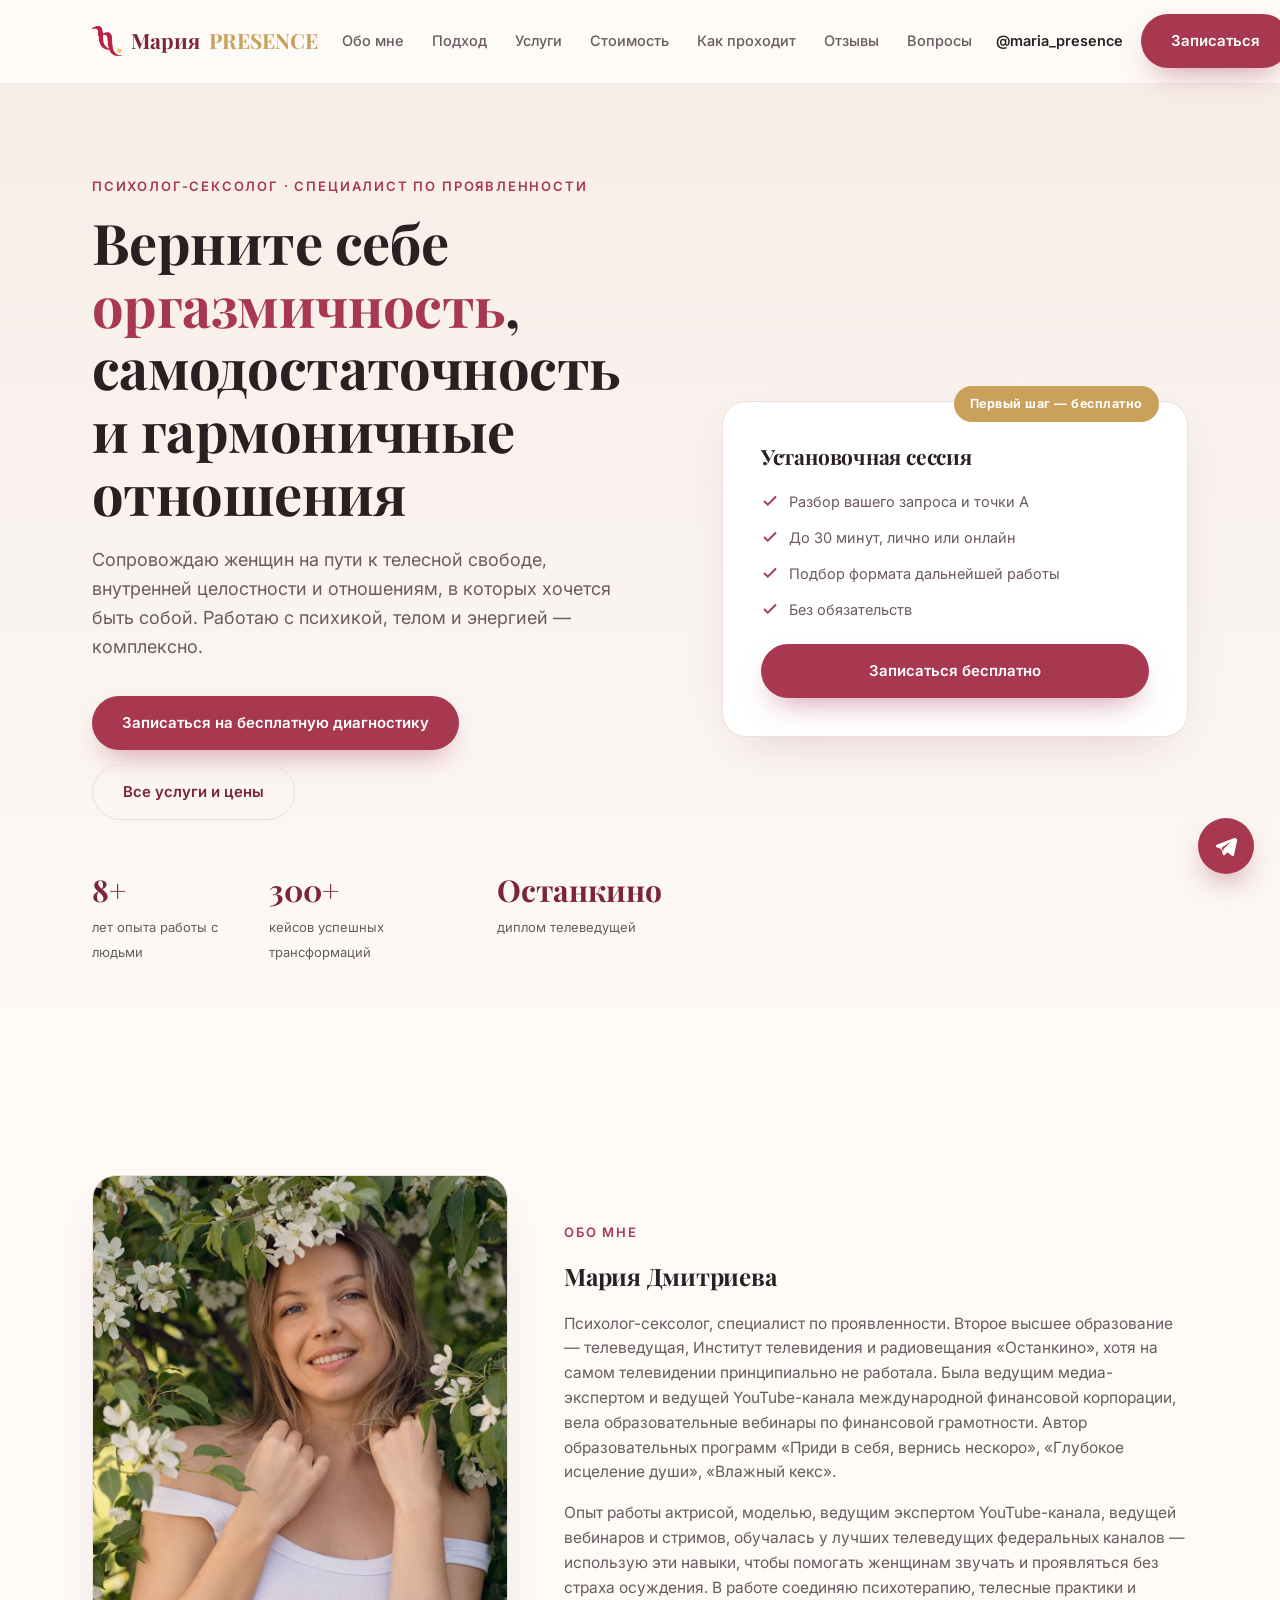
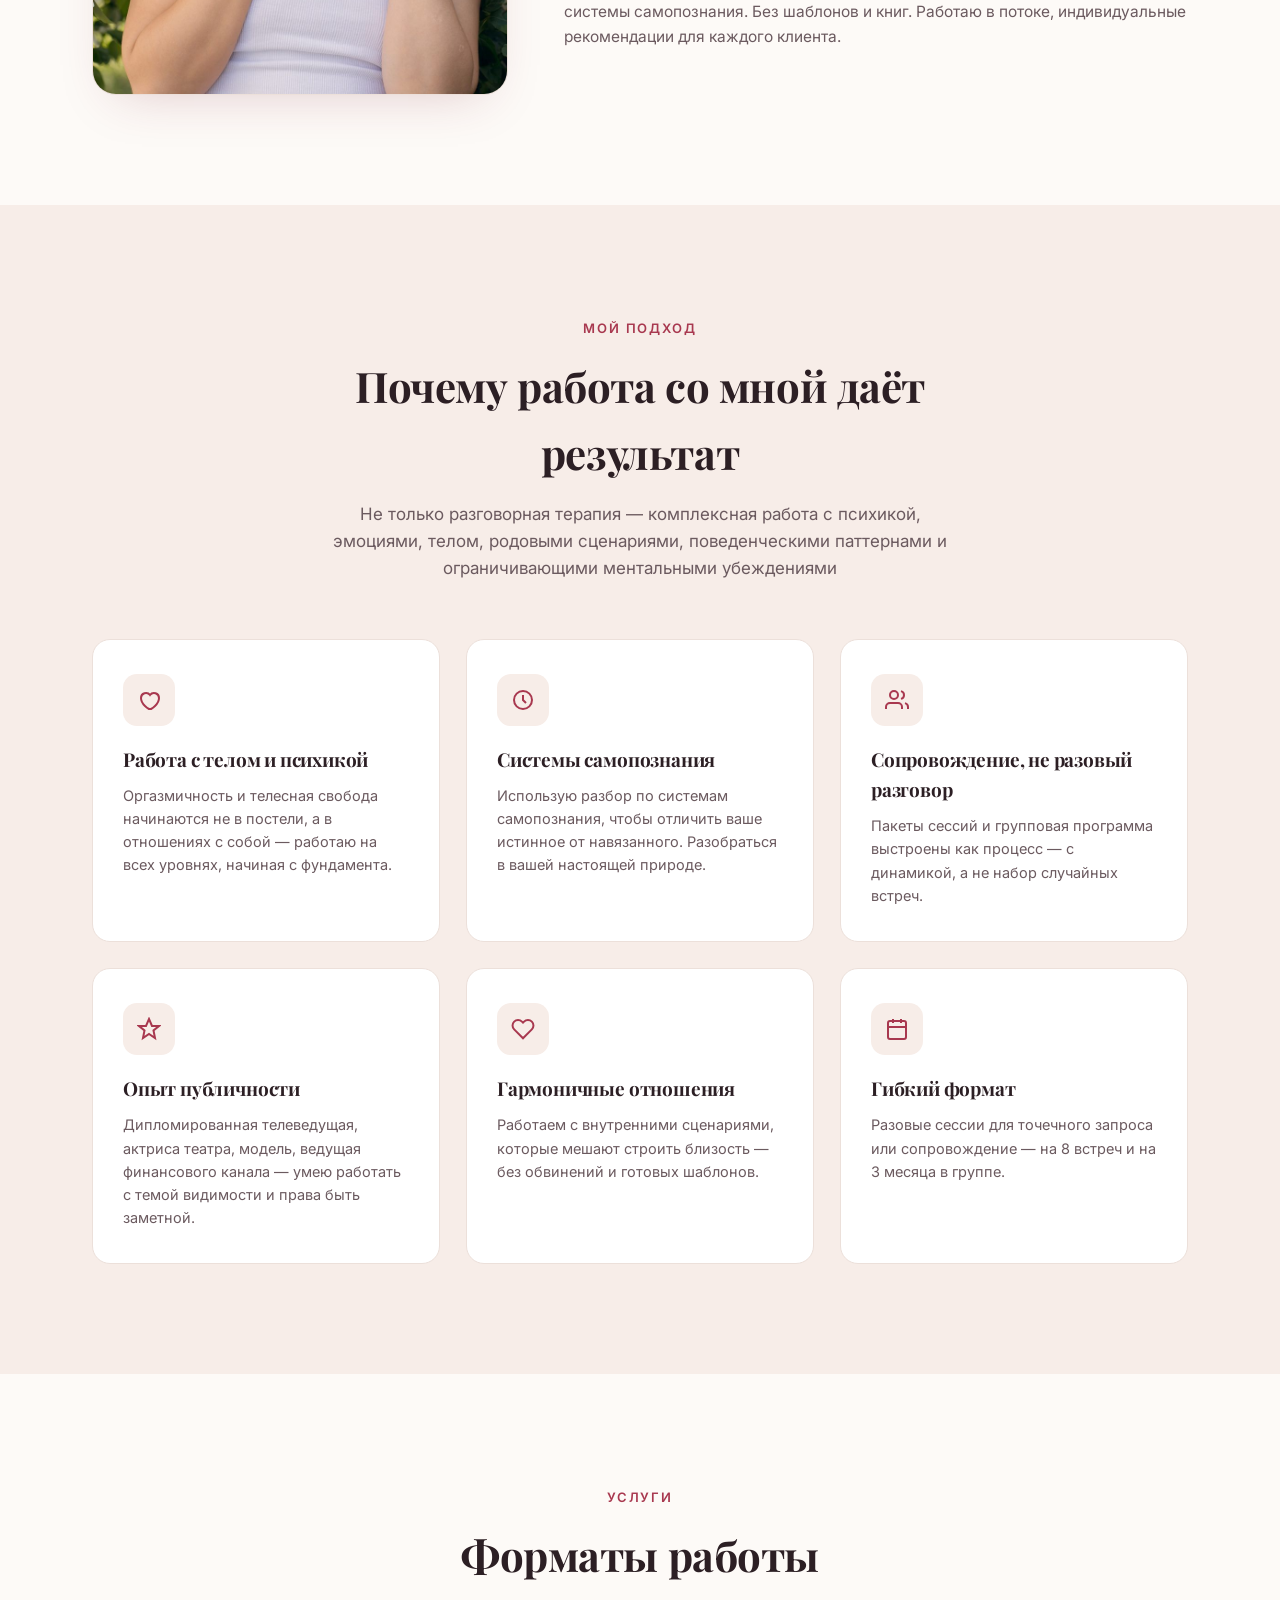
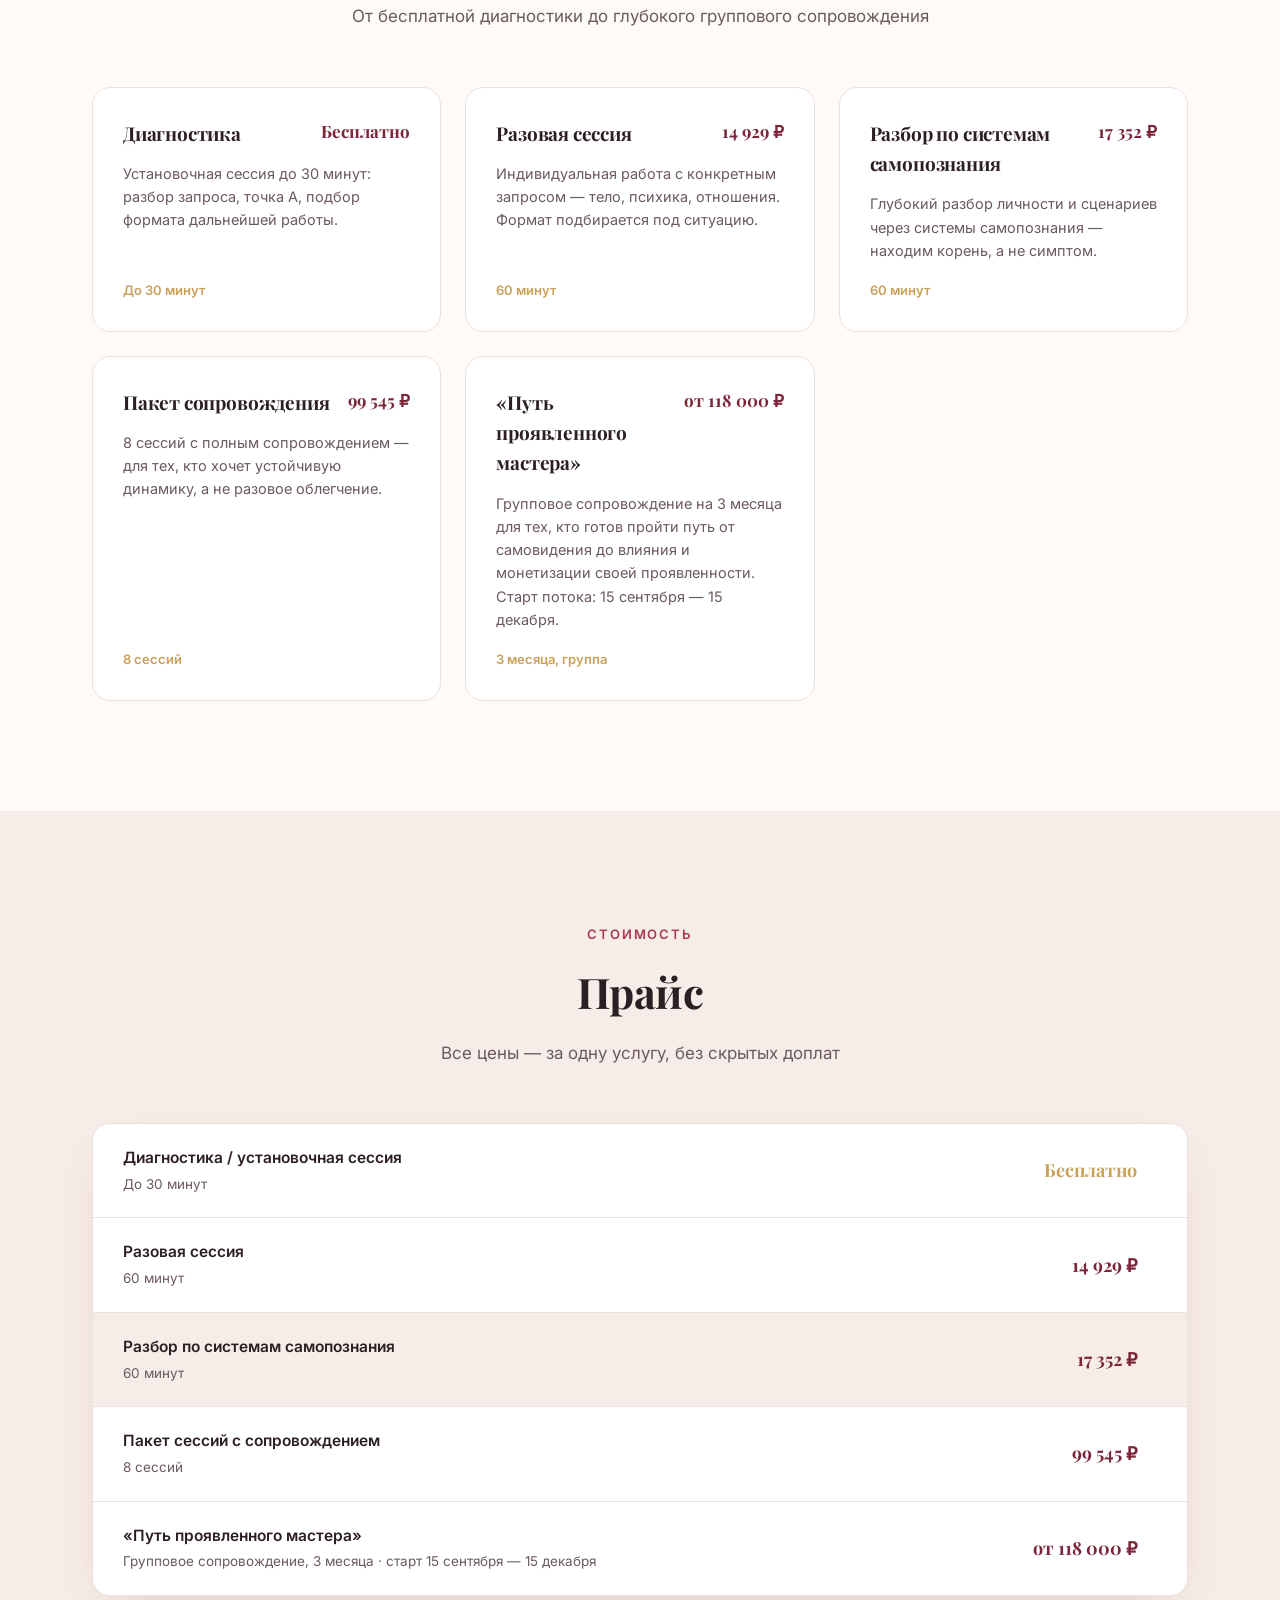
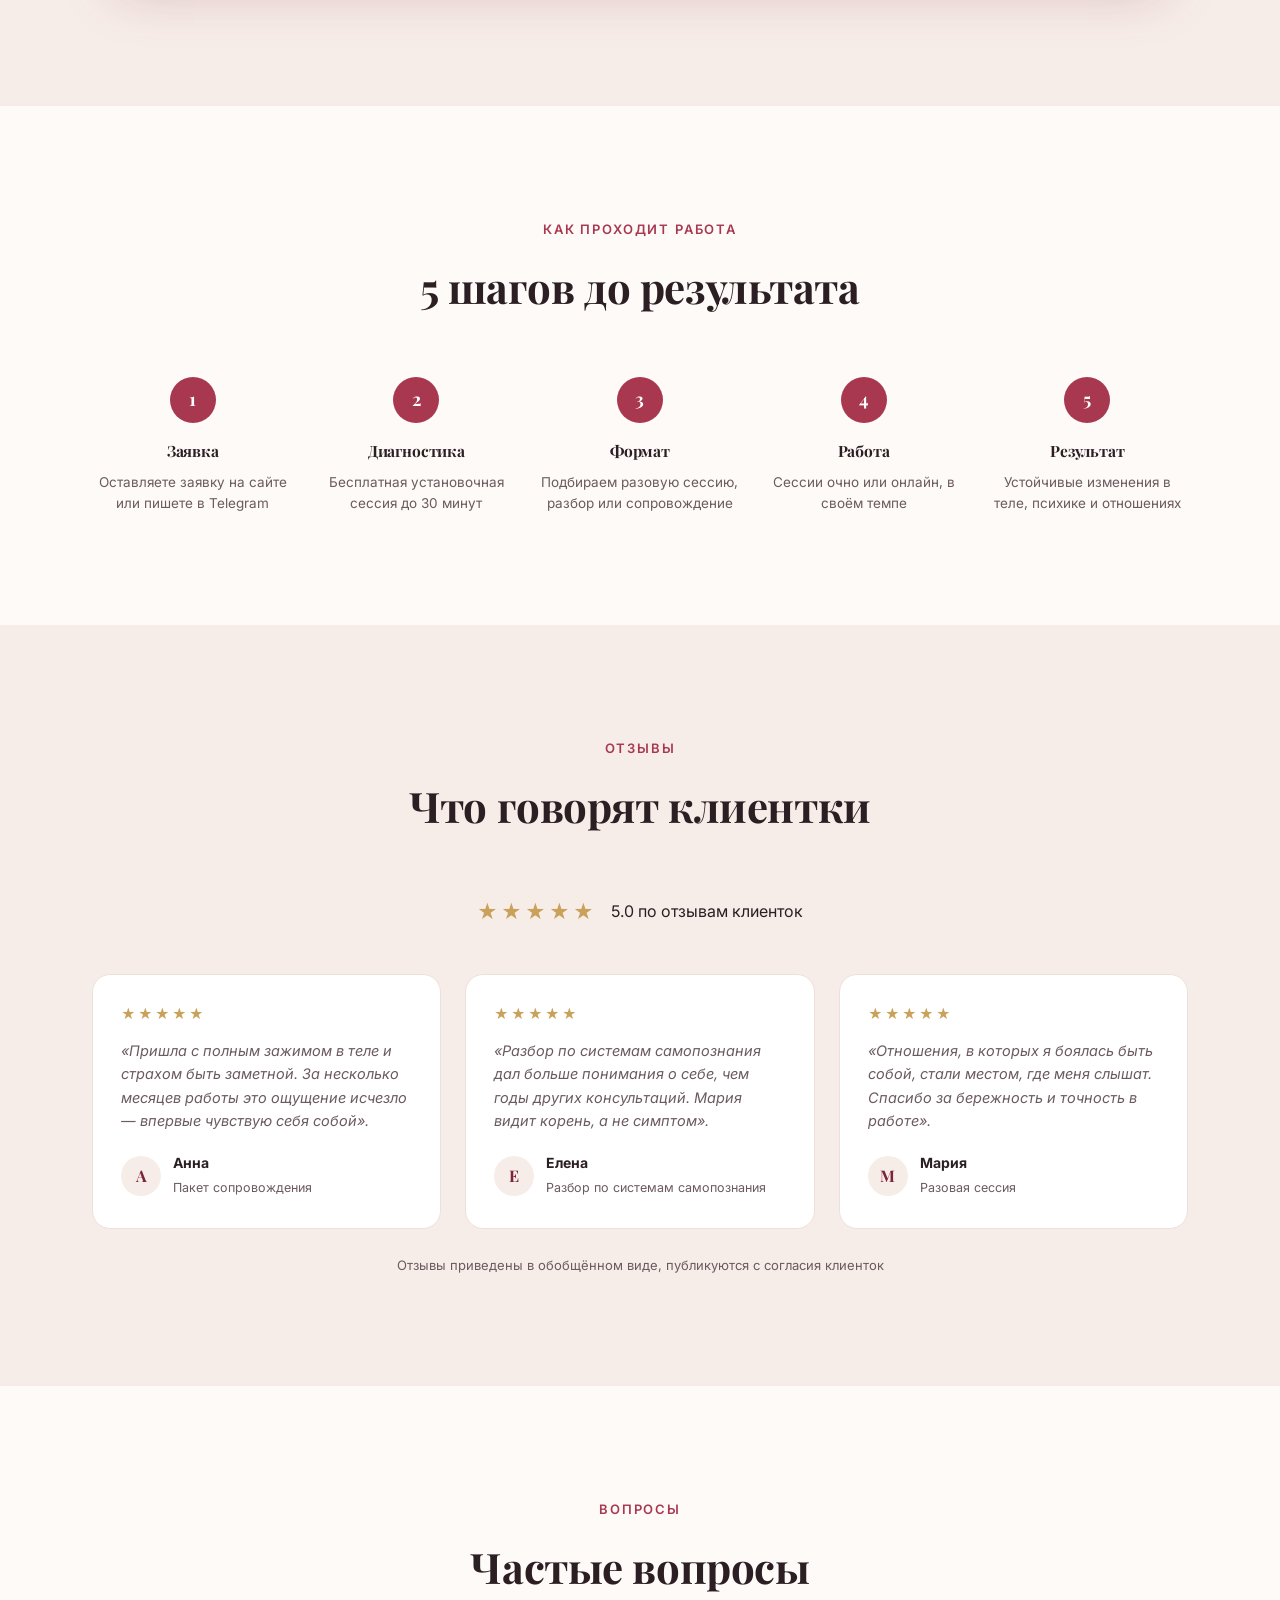
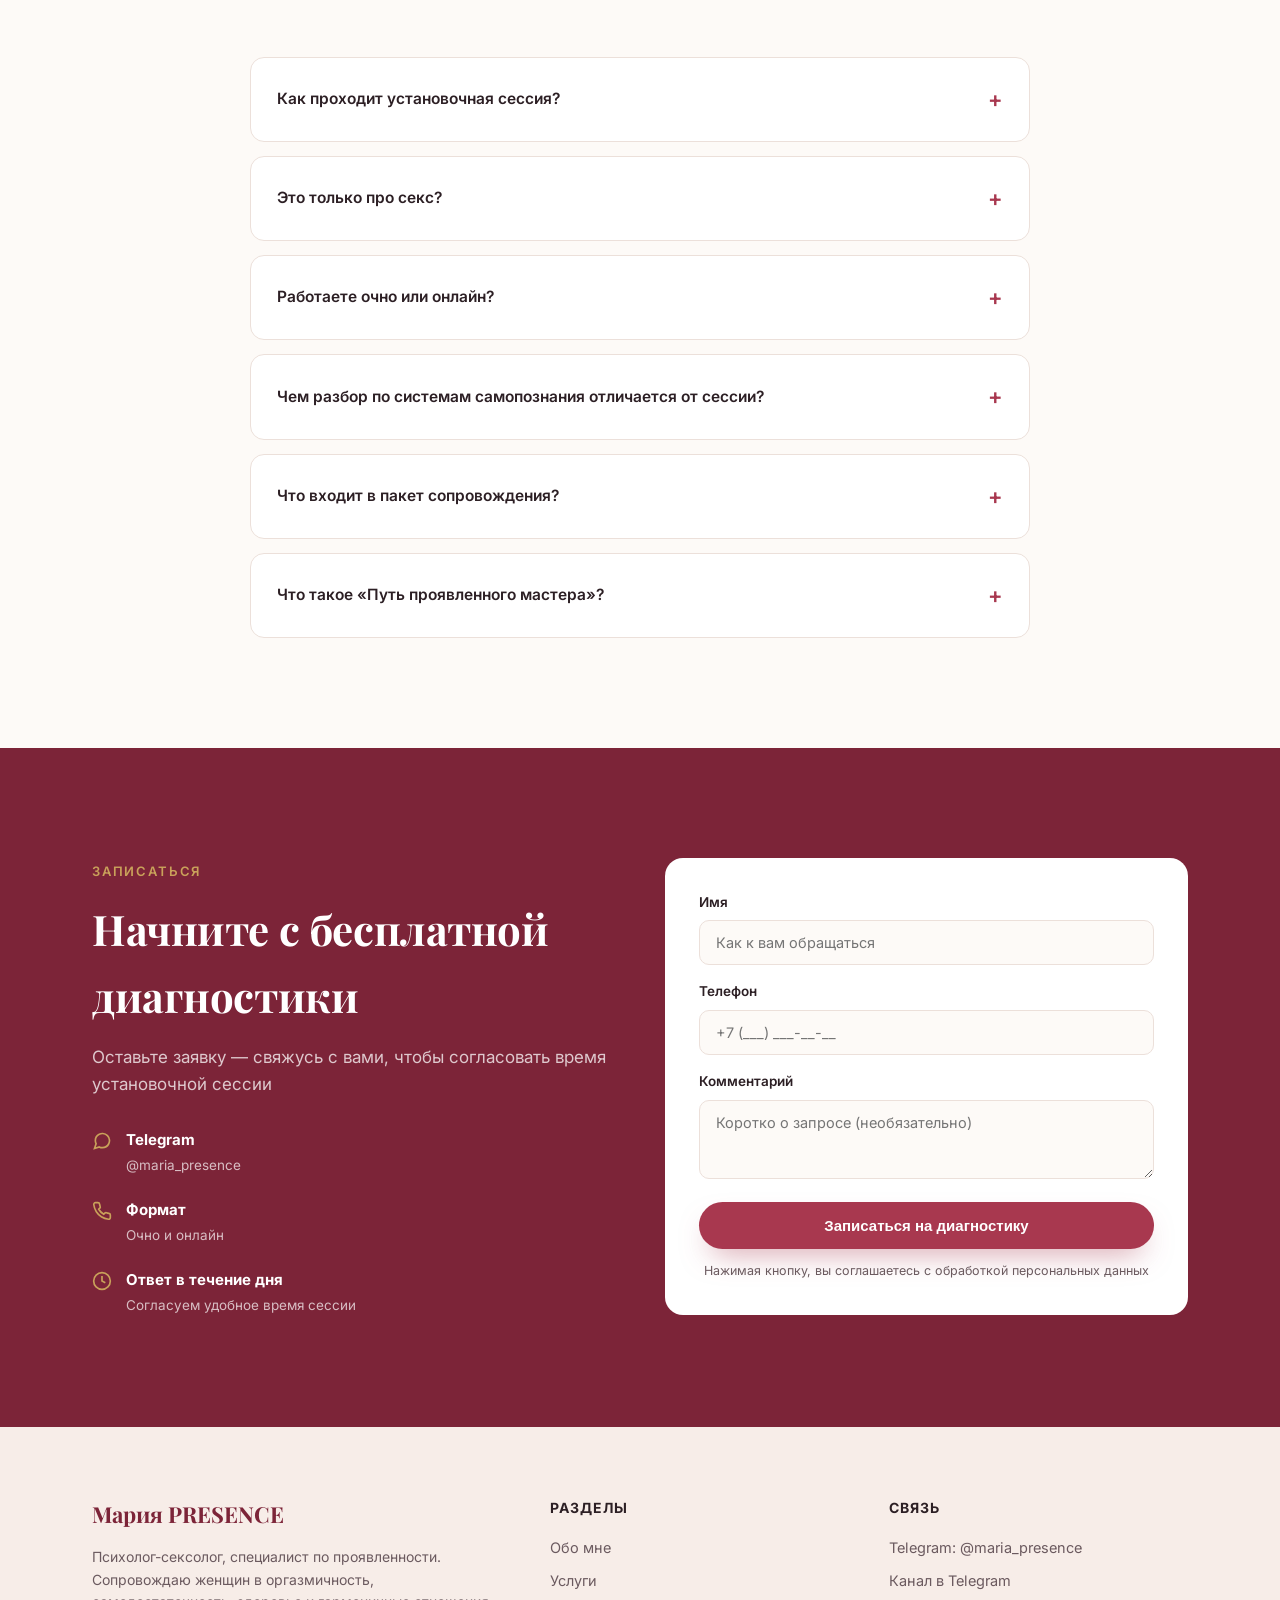
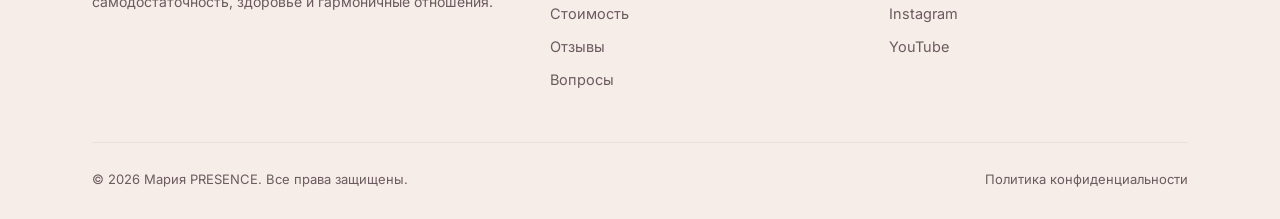
<file: index.html>
<!DOCTYPE html>
<html lang="ru">
<head>
<meta charset="UTF-8">
<meta name="viewport" content="width=device-width, initial-scale=1.0">
<title>Мария PRESENCE — психолог-сексолог, специалист по проявленности</title>
<meta name="description" content="Индивидуальное и групповое сопровождение для женщин: оргазмичность, самодостаточность, здоровье, гармоничные отношения. Психолог-сексолог Мария Дмитриева.">
<link rel="preconnect" href="https://fonts.googleapis.com">
<link rel="preconnect" href="https://fonts.gstatic.com" crossorigin>
<link href="https://fonts.googleapis.com/css2?family=Inter:wght@400;500;600;700;800&family=Playfair+Display:wght@600;700&display=swap" rel="stylesheet">
<link rel="stylesheet" href="styles.css">
<link rel="icon" type="image/png" href="logo.png">
</head>
<body>

<header class="header" id="header">
  <div class="container header__inner">
    <a href="#top" class="logo"><img src="logo.png" alt="" class="logo__mark">Мария <span>PRESENCE</span></a>
    <nav class="nav" id="nav">
      <a href="#about">Обо мне</a>
      <a href="#advantages">Подход</a>
      <a href="#services">Услуги</a>
      <a href="#price">Стоимость</a>
      <a href="#process">Как проходит</a>
      <a href="#reviews">Отзывы</a>
      <a href="#faq">Вопросы</a>
    </nav>
    <div class="header__actions">
      <a href="https://t.me/maria_presence" class="header__phone">@maria_presence</a>
      <a href="#form" class="btn btn--primary"><span class="btn-text">Записаться</span></a>
      <button class="burger" id="burger" aria-label="Меню"><span></span><span></span><span></span></button>
    </div>
  </div>
</header>

<section class="hero" id="top">
  <div class="container hero__grid">
    <div>
      <span class="eyebrow">Психолог-сексолог · специалист по проявленности</span>
      <h1>Верните себе <em>оргазмичность</em>, самодостаточность и гармоничные отношения</h1>
      <p class="lead">Сопровождаю женщин на пути к телесной свободе, внутренней целостности и отношениям, в которых хочется быть собой. Работаю с психикой, телом и энергией — комплексно.</p>
      <div class="hero__ctas">
        <a href="#form" class="btn btn--primary">Записаться на бесплатную диагностику</a>
        <a href="#services" class="btn btn--ghost">Все услуги и цены</a>
      </div>
      <div class="hero__stats">
        <div class="hero__stat"><b>8+</b><span>лет опыта работы с людьми</span></div>
        <div class="hero__stat"><b>300+</b><span>кейсов успешных трансформаций</span></div>
        <div class="hero__stat"><b>Останкино</b><span>диплом телеведущей</span></div>
      </div>
    </div>
    <div class="hero__card reveal">
      <div class="hero__card__badge">Первый шаг — бесплатно</div>
      <h3>Установочная сессия</h3>
      <ul>
        <li><svg width="18" height="18" viewBox="0 0 24 24" fill="none" stroke="currentColor" stroke-width="2.5"><path d="M20 6L9 17l-5-5"/></svg>Разбор вашего запроса и точки А</li>
        <li><svg width="18" height="18" viewBox="0 0 24 24" fill="none" stroke="currentColor" stroke-width="2.5"><path d="M20 6L9 17l-5-5"/></svg>До 30 минут, лично или онлайн</li>
        <li><svg width="18" height="18" viewBox="0 0 24 24" fill="none" stroke="currentColor" stroke-width="2.5"><path d="M20 6L9 17l-5-5"/></svg>Подбор формата дальнейшей работы</li>
        <li><svg width="18" height="18" viewBox="0 0 24 24" fill="none" stroke="currentColor" stroke-width="2.5"><path d="M20 6L9 17l-5-5"/></svg>Без обязательств</li>
      </ul>
      <a href="#form" class="btn btn--primary btn--block">Записаться бесплатно</a>
    </div>
  </div>
</section>

<section id="about">
  <div class="container about__grid">
    <div class="about__photo">
      <img src="about-photo.jpg" alt="Мария Дмитриева" onerror="this.parentElement.classList.add('about__photo--empty')">
    </div>
    <div>
      <span class="eyebrow">Обо мне</span>
      <h2>Мария Дмитриева</h2>
      <p>Психолог-сексолог, специалист по проявленности. Второе высшее образование — телеведущая, Институт телевидения и радиовещания «Останкино», хотя на самом телевидении принципиально не работала. Была ведущим медиа-экспертом и ведущей YouTube-канала международной финансовой корпорации, вела образовательные вебинары по финансовой грамотности. Автор образовательных программ «Приди в себя, вернись нескоро», «Глубокое исцеление души», «Влажный кекс».</p>
      <p>Опыт работы актрисой, моделью, ведущим экспертом YouTube-канала, ведущей вебинаров и стримов, обучалась у лучших телеведущих федеральных каналов — использую эти навыки, чтобы помогать женщинам звучать и проявляться без страха осуждения. В работе соединяю психотерапию, телесные практики и системы самопознания. Без шаблонов и книг. Работаю в потоке, индивидуальные рекомендации для каждого клиента.</p>
    </div>
  </div>
</section>

<section class="bg-alt" id="advantages">
  <div class="container">
    <div class="section__head">
      <span class="eyebrow">Мой подход</span>
      <h2>Почему работа со мной даёт результат</h2>
      <p>Не только разговорная терапия — комплексная работа с психикой, эмоциями, телом, родовыми сценариями, поведенческими паттернами и ограничивающими ментальными убеждениями</p>
    </div>
    <div class="adv-grid">
      <div class="adv reveal">
        <div class="adv__icon"><svg width="24" height="24" viewBox="0 0 24 24" fill="none" stroke="currentColor" stroke-width="2"><path d="M12 21s-8-4.35-8-11a5 5 0 0 1 9-3 5 5 0 0 1 9 3c0 6.65-8 11-8 11z"/></svg></div>
        <h3>Работа с телом и психикой</h3>
        <p>Оргазмичность и телесная свобода начинаются не в постели, а в отношениях с собой — работаю на всех уровнях, начиная с фундамента.</p>
      </div>
      <div class="adv reveal">
        <div class="adv__icon"><svg width="24" height="24" viewBox="0 0 24 24" fill="none" stroke="currentColor" stroke-width="2"><circle cx="12" cy="12" r="9"/><path d="M12 7v5l3 3"/></svg></div>
        <h3>Системы самопознания</h3>
        <p>Использую разбор по системам самопознания, чтобы отличить ваше истинное от навязанного. Разобраться в вашей настоящей природе.</p>
      </div>
      <div class="adv reveal">
        <div class="adv__icon"><svg width="24" height="24" viewBox="0 0 24 24" fill="none" stroke="currentColor" stroke-width="2"><path d="M17 21v-2a4 4 0 0 0-4-4H5a4 4 0 0 0-4 4v2"/><circle cx="9" cy="7" r="4"/><path d="M23 21v-2a4 4 0 0 0-3-3.87"/><path d="M16 3.13a4 4 0 0 1 0 7.75"/></svg></div>
        <h3>Сопровождение, не разовый разговор</h3>
        <p>Пакеты сессий и групповая программа выстроены как процесс — с динамикой, а не набор случайных встреч.</p>
      </div>
      <div class="adv reveal">
        <div class="adv__icon"><svg width="24" height="24" viewBox="0 0 24 24" fill="none" stroke="currentColor" stroke-width="2"><path d="M12 2l3 7h7l-5.5 4.5L18 21l-6-4-6 4 1.5-7.5L2 9h7z"/></svg></div>
        <h3>Опыт публичности</h3>
        <p>Дипломированная телеведущая, актриса театра, модель, ведущая финансового канала — умею работать с темой видимости и права быть заметной.</p>
      </div>
      <div class="adv reveal">
        <div class="adv__icon"><svg width="24" height="24" viewBox="0 0 24 24" fill="none" stroke="currentColor" stroke-width="2"><path d="M20.84 4.61a5.5 5.5 0 0 0-7.78 0L12 5.67l-1.06-1.06a5.5 5.5 0 0 0-7.78 7.78L12 21.23l8.84-8.84a5.5 5.5 0 0 0 0-7.78z"/></svg></div>
        <h3>Гармоничные отношения</h3>
        <p>Работаем с внутренними сценариями, которые мешают строить близость — без обвинений и готовых шаблонов.</p>
      </div>
      <div class="adv reveal">
        <div class="adv__icon"><svg width="24" height="24" viewBox="0 0 24 24" fill="none" stroke="currentColor" stroke-width="2"><rect x="3" y="4" width="18" height="18" rx="2"/><path d="M16 2v4M8 2v4M3 10h18"/></svg></div>
        <h3>Гибкий формат</h3>
        <p>Разовые сессии для точечного запроса или сопровождение — на 8 встреч и на 3 месяца в группе.</p>
      </div>
    </div>
  </div>
</section>

<section id="services">
  <div class="container">
    <div class="section__head">
      <span class="eyebrow">Услуги</span>
      <h2>Форматы работы</h2>
      <p>От бесплатной диагностики до глубокого группового сопровождения</p>
    </div>
    <div class="srv-grid">
      <div class="srv reveal">
        <div class="srv__top"><h3>Диагностика</h3><span class="srv__price free">Бесплатно</span></div>
        <p>Установочная сессия до 30 минут: разбор запроса, точка А, подбор формата дальнейшей работы.</p>
        <span class="srv__meta">До 30 минут</span>
      </div>
      <div class="srv reveal">
        <div class="srv__top"><h3>Разовая сессия</h3><span class="srv__price">14 929 ₽</span></div>
        <p>Индивидуальная работа с конкретным запросом — тело, психика, отношения. Формат подбирается под ситуацию.</p>
        <span class="srv__meta">60 минут</span>
      </div>
      <div class="srv reveal">
        <div class="srv__top"><h3>Разбор по системам самопознания</h3><span class="srv__price">17 352 ₽</span></div>
        <p>Глубокий разбор личности и сценариев через системы самопознания — находим корень, а не симптом.</p>
        <span class="srv__meta">60 минут</span>
      </div>
      <div class="srv reveal">
        <div class="srv__top"><h3>Пакет сопровождения</h3><span class="srv__price">99 545 ₽</span></div>
        <p>8 сессий с полным сопровождением — для тех, кто хочет устойчивую динамику, а не разовое облегчение.</p>
        <span class="srv__meta">8 сессий</span>
      </div>
      <div class="srv reveal">
        <div class="srv__top"><h3>«Путь проявленного мастера»</h3><span class="srv__price">от 118 000 ₽</span></div>
        <p>Групповое сопровождение на 3 месяца для тех, кто готов пройти путь от самовидения до влияния и монетизации своей проявленности. Старт потока: 15 сентября — 15 декабря.</p>
        <span class="srv__meta">3 месяца, группа</span>
      </div>
    </div>
  </div>
</section>

<section class="bg-alt" id="price">
  <div class="container">
    <div class="section__head">
      <span class="eyebrow">Стоимость</span>
      <h2>Прайс</h2>
      <p>Все цены — за одну услугу, без скрытых доплат</p>
    </div>
    <div class="price-table">
      <div class="price-row">
        <div class="price-row__name">Диагностика / установочная сессия<span class="price-row__desc">До 30 минут</span></div>
        <div class="price-row__val free">Бесплатно</div>
      </div>
      <div class="price-row">
        <div class="price-row__name">Разовая сессия<span class="price-row__desc">60 минут</span></div>
        <div class="price-row__val">14 929 ₽</div>
      </div>
      <div class="price-row is-featured">
        <div class="price-row__name">Разбор по системам самопознания<span class="price-row__desc">60 минут</span></div>
        <div class="price-row__val">17 352 ₽</div>
      </div>
      <div class="price-row">
        <div class="price-row__name">Пакет сессий с сопровождением<span class="price-row__desc">8 сессий</span></div>
        <div class="price-row__val">99 545 ₽</div>
      </div>
      <div class="price-row">
        <div class="price-row__name">«Путь проявленного мастера»<span class="price-row__desc">Групповое сопровождение, 3 месяца · старт 15 сентября — 15 декабря</span></div>
        <div class="price-row__val">от 118 000 ₽</div>
      </div>
    </div>
  </div>
</section>

<section id="process">
  <div class="container">
    <div class="section__head">
      <span class="eyebrow">Как проходит работа</span>
      <h2>5 шагов до результата</h2>
    </div>
    <div class="steps">
      <div class="step reveal"><div class="step__num">1</div><h3>Заявка</h3><p>Оставляете заявку на сайте или пишете в Telegram</p></div>
      <div class="step reveal"><div class="step__num">2</div><h3>Диагностика</h3><p>Бесплатная установочная сессия до 30 минут</p></div>
      <div class="step reveal"><div class="step__num">3</div><h3>Формат</h3><p>Подбираем разовую сессию, разбор или сопровождение</p></div>
      <div class="step reveal"><div class="step__num">4</div><h3>Работа</h3><p>Сессии очно или онлайн, в своём темпе</p></div>
      <div class="step reveal"><div class="step__num">5</div><h3>Результат</h3><p>Устойчивые изменения в теле, психике и отношениях</p></div>
    </div>
  </div>
</section>

<section class="bg-alt" id="reviews">
  <div class="container">
    <div class="section__head">
      <span class="eyebrow">Отзывы</span>
      <h2>Что говорят клиентки</h2>
    </div>
    <div class="review-head">
      <span class="review-head__stars">★★★★★</span>
      <span>5.0 по отзывам клиенток</span>
    </div>
    <div class="review-grid">
      <div class="review reveal">
        <div class="review__stars">★★★★★</div>
        <p>«Пришла с полным зажимом в теле и страхом быть заметной. За несколько месяцев работы это ощущение исчезло — впервые чувствую себя собой».</p>
        <div class="review__author"><div class="review__avatar">А</div><div><b>Анна</b><span>Пакет сопровождения</span></div></div>
      </div>
      <div class="review reveal">
        <div class="review__stars">★★★★★</div>
        <p>«Разбор по системам самопознания дал больше понимания о себе, чем годы других консультаций. Мария видит корень, а не симптом».</p>
        <div class="review__author"><div class="review__avatar">Е</div><div><b>Елена</b><span>Разбор по системам самопознания</span></div></div>
      </div>
      <div class="review reveal">
        <div class="review__stars">★★★★★</div>
        <p>«Отношения, в которых я боялась быть собой, стали местом, где меня слышат. Спасибо за бережность и точность в работе».</p>
        <div class="review__author"><div class="review__avatar">М</div><div><b>Мария</b><span>Разовая сессия</span></div></div>
      </div>
    </div>
    <p style="text-align:center; margin-top:26px; font-size:13px; color:var(--ink-soft);">Отзывы приведены в обобщённом виде, публикуются с согласия клиенток</p>
  </div>
</section>

<section id="faq">
  <div class="container">
    <div class="section__head">
      <span class="eyebrow">Вопросы</span>
      <h2>Частые вопросы</h2>
    </div>
    <div class="faq">
      <details class="faq__item">
        <summary>Как проходит установочная сессия?</summary>
        <p>До 30 минут, лично или онлайн. Разбираем ваш запрос, определяем точку А и подбираем формат дальнейшей работы. Без обязательств продолжать.</p>
      </details>
      <details class="faq__item">
        <summary>Это только про секс?</summary>
        <p>Нет. Оргазмичность здесь — про целостность и телесную свободу в целом, а не только про интимную жизнь. Работаем с психикой, телом, самооценкой и отношениями.</p>
      </details>
      <details class="faq__item">
        <summary>Работаете очно или онлайн?</summary>
        <p>И так, и так — формат обсуждается на установочной сессии, исходя из вашего запроса и удобства.</p>
      </details>
      <details class="faq__item">
        <summary>Чем разбор по системам самопознания отличается от сессии?</summary>
        <p>Сессия работает с конкретным запросом здесь и сейчас, разбор — более глубокий анализ личности и сценариев через системы самопознания.</p>
      </details>
      <details class="faq__item">
        <summary>Что входит в пакет сопровождения?</summary>
        <p>8 сессий с непрерывным сопровождением между встречами — для тех, кто хочет устойчивую динамику изменений, а не разовый эффект.</p>
      </details>
      <details class="faq__item">
        <summary>Что такое «Путь проявленного мастера»?</summary>
        <p>Групповая программа на 3 месяца для тех, кто готов пройти путь от самовидения до влияния и монетизации своей проявленности. Старт потока: 15 сентября — 15 декабря, стоимость от 118 000 ₽.</p>
      </details>
    </div>
  </div>
</section>

<section class="form-section" id="form">
  <div class="container form-grid">
    <div>
      <div class="section__head">
        <span class="eyebrow" style="color:var(--gold)">Записаться</span>
        <h2>Начните с бесплатной диагностики</h2>
        <p>Оставьте заявку — свяжусь с вами, чтобы согласовать время установочной сессии</p>
      </div>
      <div class="form-info__list">
        <div class="form-info__item">
          <svg width="20" height="20" viewBox="0 0 24 24" fill="none" stroke="currentColor" stroke-width="2"><path d="M21 11.5a8.38 8.38 0 0 1-.9 3.8 8.5 8.5 0 0 1-7.6 4.7 8.38 8.38 0 0 1-3.8-.9L3 21l1.9-5.7a8.38 8.38 0 0 1-.9-3.8 8.5 8.5 0 0 1 4.7-7.6 8.38 8.38 0 0 1 3.8-.9h.5a8.48 8.48 0 0 1 8 8v.5z"/></svg>
          <div><b>Telegram</b><span>@maria_presence</span></div>
        </div>
        <div class="form-info__item">
          <svg width="20" height="20" viewBox="0 0 24 24" fill="none" stroke="currentColor" stroke-width="2"><path d="M22 16.92v3a2 2 0 0 1-2.18 2 19.79 19.79 0 0 1-8.63-3.07 19.5 19.5 0 0 1-6-6 19.79 19.79 0 0 1-3.07-8.67A2 2 0 0 1 4.11 2h3a2 2 0 0 1 2 1.72c.127.96.361 1.903.7 2.81a2 2 0 0 1-.45 2.11L8.09 9.91a16 16 0 0 0 6 6l1.27-1.27a2 2 0 0 1 2.11-.45c.907.339 1.85.573 2.81.7A2 2 0 0 1 22 16.92z"/></svg>
          <div><b>Формат</b><span>Очно и онлайн</span></div>
        </div>
        <div class="form-info__item">
          <svg width="20" height="20" viewBox="0 0 24 24" fill="none" stroke="currentColor" stroke-width="2"><circle cx="12" cy="12" r="10"/><path d="M12 6v6l4 2"/></svg>
          <div><b>Ответ в течение дня</b><span>Согласуем удобное время сессии</span></div>
        </div>
      </div>
    </div>
    <form class="form" id="leadForm">
      <div class="form__row"><label for="name">Имя</label><input id="name" name="name" type="text" placeholder="Как к вам обращаться" required></div>
      <div class="form__row"><label for="phone">Телефон</label><input id="phone" name="phone" type="tel" placeholder="+7 (___) ___-__-__" required></div>
      <div class="form__row"><label for="comment">Комментарий</label><textarea id="comment" name="comment" rows="3" placeholder="Коротко о запросе (необязательно)"></textarea></div>
      <input type="text" name="_gotcha" style="display:none" tabindex="-1" autocomplete="off">
      <button type="submit" class="btn btn--primary btn--block">Записаться на диагностику</button>
      <p class="form__note">Нажимая кнопку, вы соглашаетесь с обработкой персональных данных</p>
    </form>
  </div>
</section>

<footer class="footer" id="contacts">
  <div class="container">
    <div class="footer__grid">
      <div>
        <div class="footer__logo">Мария PRESENCE</div>
        <p>Психолог-сексолог, специалист по проявленности. Сопровождаю женщин в оргазмичность, самодостаточность, здоровье и гармоничные отношения.</p>
      </div>
      <div>
        <h4>Разделы</h4>
        <div class="footer__links">
          <a href="#about">Обо мне</a>
          <a href="#services">Услуги</a>
          <a href="#price">Стоимость</a>
          <a href="#reviews">Отзывы</a>
          <a href="#faq">Вопросы</a>
        </div>
      </div>
      <div>
        <h4>Связь</h4>
        <div class="footer__links">
          <a href="https://t.me/maria_presence">Telegram: @maria_presence</a>
          <a href="https://t.me/maria_presence_channel">Канал в Telegram</a>
          <a href="https://instagram.com/maria_presence">Instagram</a>
          <a href="https://www.youtube.com/@guru_maru">YouTube</a>
        </div>
      </div>
    </div>
    <div class="footer__bottom">
      <span>© <span id="year"></span> Мария PRESENCE. Все права защищены.</span>
      <a href="privacy.html">Политика конфиденциальности</a>
    </div>
  </div>
</footer>

<div class="fab">
  <a href="https://t.me/maria_presence" aria-label="Telegram" target="_blank" rel="noopener">
    <svg width="24" height="24" viewBox="0 0 24 24" fill="currentColor"><path d="M21.94 4.29a1.5 1.5 0 0 0-1.53-.25L2.7 10.77c-1.16.44-1.15 2.08.02 2.5l4.5 1.62 1.7 5.6c.24.8 1.24 1.05 1.83.46l2.6-2.6 4.65 3.5c.75.56 1.83.15 2.03-.76l3.1-14.5c.15-.7-.13-1.4-.69-1.8zM9.6 14.9l-.6 3.2-1.3-4.3 9.6-6.5-7.7 7.6z"/></svg>
  </a>
</div>

<script src="script.js?v=3"></script>
</body>
</html>
</file>
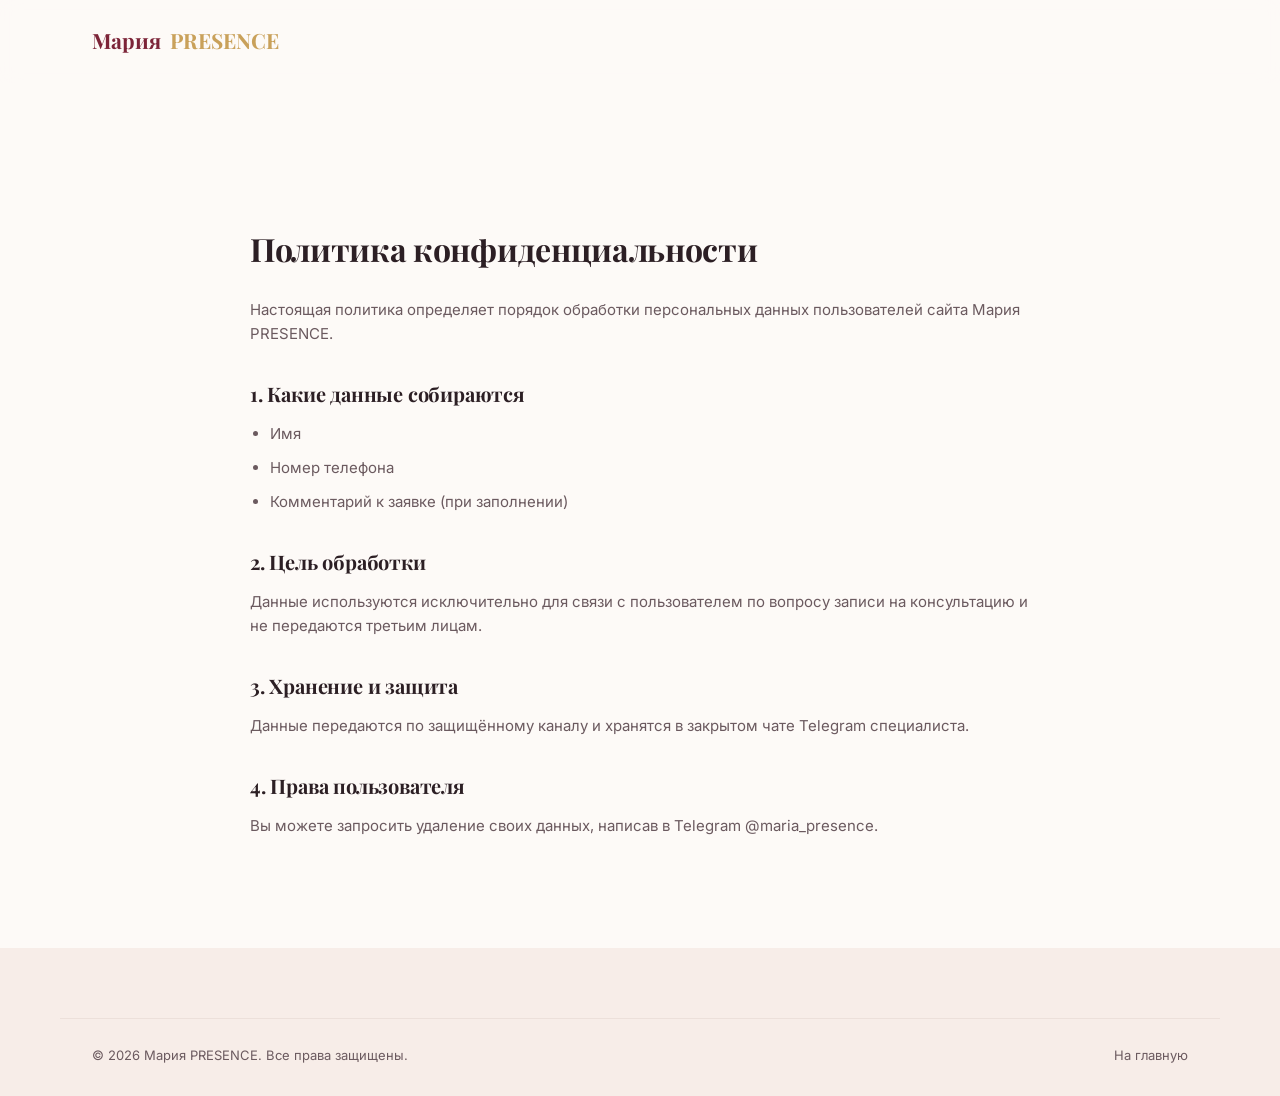
<file: privacy.html>
<!DOCTYPE html>
<html lang="ru">
<head>
<meta charset="UTF-8">
<meta name="viewport" content="width=device-width, initial-scale=1.0">
<title>Политика конфиденциальности — Мария PRESENCE</title>
<link rel="preconnect" href="https://fonts.googleapis.com">
<link rel="preconnect" href="https://fonts.gstatic.com" crossorigin>
<link href="https://fonts.googleapis.com/css2?family=Inter:wght@400;500;600;700;800&family=Playfair+Display:wght@600;700&display=swap" rel="stylesheet">
<link rel="stylesheet" href="styles.css">
<style>
  .legal { padding: 140px 0 100px; max-width: 780px; margin: 0 auto; }
  .legal h1 { font-size: 32px; margin-bottom: 24px; }
  .legal h2 { font-size: 20px; margin: 32px 0 12px; }
  .legal p, .legal li { color: var(--ink-soft); font-size: 15px; margin-bottom: 10px; }
  .legal ul { padding-left: 20px; list-style: disc; }
</style>
</head>
<body>
<header class="header" id="header">
  <div class="container header__inner">
    <a href="index.html" class="logo">Мария <span>PRESENCE</span></a>
  </div>
</header>
<div class="container legal">
  <h1>Политика конфиденциальности</h1>
  <p>Настоящая политика определяет порядок обработки персональных данных пользователей сайта Мария PRESENCE.</p>
  <h2>1. Какие данные собираются</h2>
  <ul>
    <li>Имя</li>
    <li>Номер телефона</li>
    <li>Комментарий к заявке (при заполнении)</li>
  </ul>
  <h2>2. Цель обработки</h2>
  <p>Данные используются исключительно для связи с пользователем по вопросу записи на консультацию и не передаются третьим лицам.</p>
  <h2>3. Хранение и защита</h2>
  <p>Данные передаются по защищённому каналу и хранятся в закрытом чате Telegram специалиста.</p>
  <h2>4. Права пользователя</h2>
  <p>Вы можете запросить удаление своих данных, написав в Telegram @maria_presence.</p>
</div>
<footer class="footer">
  <div class="container footer__bottom">
    <span>© <span id="year"></span> Мария PRESENCE. Все права защищены.</span>
    <a href="index.html">На главную</a>
  </div>
</footer>
<script>document.getElementById('year').textContent = new Date().getFullYear();</script>
</body>
</html>
</file>
<file: styles.css>
/* ===== Мария PRESENCE — психолог-сексолог, специалист по проявленности ===== */

:root {
  --bg: #fdfaf7;
  --bg-alt: #f7ede8;
  --surface: #ffffff;
  --ink: #2c1f24;
  --ink-soft: #6b5a5f;
  --accent: #a8384f;
  --accent-dark: #7c2438;
  --gold: #c9a15a;
  --border: #ece0da;
  --shadow: 0 20px 50px -25px rgba(124, 36, 56, 0.25);
  --radius: 18px;
  --font-head: 'Playfair Display', Georgia, serif;
  --font-body: 'Inter', system-ui, sans-serif;
}

* { margin: 0; padding: 0; box-sizing: border-box; }

html { scroll-behavior: smooth; }

body {
  font-family: var(--font-body);
  background: var(--bg);
  color: var(--ink);
  line-height: 1.6;
  -webkit-font-smoothing: antialiased;
}

img { max-width: 100%; display: block; }
a { color: inherit; text-decoration: none; }
ul { list-style: none; }
section { padding: 110px 0; }
.container { max-width: 1160px; margin: 0 auto; padding: 0 32px; }

h1, h2, h3 { font-family: var(--font-head); font-weight: 700; letter-spacing: -0.01em; }
.eyebrow {
  display: inline-block;
  font-size: 13px;
  letter-spacing: 0.14em;
  text-transform: uppercase;
  color: var(--accent);
  font-weight: 600;
  margin-bottom: 14px;
}
.section__head { max-width: 640px; margin: 0 auto 56px; text-align: center; }
.section__head h2 { font-size: clamp(30px, 4vw, 42px); margin-bottom: 14px; }
.section__head p { color: var(--ink-soft); font-size: 17px; }

.btn {
  display: inline-flex; align-items: center; justify-content: center; gap: 8px;
  padding: 15px 30px; border-radius: 100px; font-weight: 600; font-size: 15px;
  border: none; cursor: pointer; transition: transform .2s ease, box-shadow .2s ease;
  white-space: nowrap;
}
.btn--primary { background: var(--accent); color: #fff; box-shadow: 0 14px 30px -12px rgba(168,56,79,.55); }
.btn--primary:hover { transform: translateY(-2px); box-shadow: 0 18px 36px -12px rgba(168,56,79,.6); }
.btn--ghost { background: transparent; color: var(--accent-dark); border: 1.5px solid var(--border); }
.btn--ghost:hover { border-color: var(--accent); }
.btn--light { background: #fff; color: var(--accent-dark); }
.btn--block { width: 100%; }

/* Header */
.header {
  position: sticky; top: 0; z-index: 100;
  background: rgba(253, 250, 247, 0.85); backdrop-filter: blur(10px);
  border-bottom: 1px solid transparent;
  transition: border-color .2s ease, box-shadow .2s ease;
}
.header.scrolled { border-color: var(--border); box-shadow: 0 8px 24px -20px rgba(0,0,0,.3); }
.header__inner { display: flex; align-items: center; justify-content: space-between; gap: 24px; min-width: 0; height: 82px; }
.logo { flex-shrink: 0; display: flex; align-items: center; gap: 9px; font-family: var(--font-head); font-size: 21px; font-weight: 700; color: var(--accent-dark); }
.logo span { color: var(--gold); }
.logo__mark { width: 30px; height: 30px; object-fit: contain; }
.nav { display: flex; align-items: center; gap: 28px; }
.nav a { white-space: nowrap; font-size: 14.5px; font-weight: 500; color: var(--ink-soft); transition: color .2s ease; }
.nav a:hover { color: var(--accent); }
.header__actions { display: flex; align-items: center; gap: 18px; flex-shrink: 0; }
.header__phone { font-weight: 600; font-size: 14.5px; color: var(--ink); }
.burger { display: none; flex-direction: column; gap: 5px; background: none; border: none; cursor: pointer; padding: 6px; }
.burger span { width: 24px; height: 2px; background: var(--ink); transition: .2s; }
.burger.is-open span:nth-child(1) { transform: translateY(7px) rotate(45deg); }
.burger.is-open span:nth-child(2) { opacity: 0; }
.burger.is-open span:nth-child(3) { transform: translateY(-7px) rotate(-45deg); }

/* Hero */
.hero { padding: 90px 0 100px; background: linear-gradient(180deg, var(--bg-alt), var(--bg)); overflow: hidden; }
.hero__grid { display: grid; grid-template-columns: 1.1fr 0.9fr; gap: 60px; align-items: center; }
.hero h1 { font-size: clamp(36px, 5vw, 56px); line-height: 1.12; margin-bottom: 22px; }
.hero h1 em { font-style: normal; color: var(--accent); }
.hero p.lead { font-size: 18px; color: var(--ink-soft); margin-bottom: 34px; max-width: 520px; }
.hero__ctas { display: flex; gap: 14px; flex-wrap: wrap; margin-bottom: 46px; }
.hero__stats { display: grid; grid-template-columns: repeat(3, auto); gap: 34px; }
.hero__stat b { display: block; font-family: var(--font-head); font-size: 30px; color: var(--accent-dark); }
.hero__stat span { font-size: 13px; color: var(--ink-soft); }
.hero__card {
  background: var(--surface); border-radius: 24px; padding: 38px; box-shadow: var(--shadow);
  border: 1px solid var(--border); position: relative;
}
.hero__card__badge {
  position: absolute; top: -16px; right: 28px; background: var(--gold); color: #fff;
  font-size: 12.5px; font-weight: 700; padding: 8px 16px; border-radius: 100px; letter-spacing: .04em;
}
.hero__card h3 { font-size: 21px; margin-bottom: 16px; }
.hero__card ul { display: flex; flex-direction: column; gap: 13px; margin-bottom: 22px; }
.hero__card li { display: flex; gap: 10px; align-items: flex-start; font-size: 14.5px; color: var(--ink-soft); }
.hero__card li svg { flex-shrink: 0; margin-top: 2px; color: var(--accent); }

/* About */
.about__grid { display: grid; grid-template-columns: 0.8fr 1.2fr; gap: 56px; align-items: center; }
.about__photo { border-radius: 24px; overflow: hidden; box-shadow: var(--shadow); border: 1px solid var(--border); aspect-ratio: 4/5; background: var(--bg-alt); }
.about__photo img { width: 100%; height: 100%; object-fit: cover; }
.about__photo--empty { display: flex; align-items: center; justify-content: center; background: linear-gradient(160deg, var(--bg-alt), #f0dfd6); }
.about__photo--empty img { display: none; }
.about__photo--empty::after {
  content: 'МД'; font-family: var(--font-head); font-size: 64px; font-weight: 700; color: var(--gold);
}
#about h2 { margin-bottom: 16px; }
#about p { color: var(--ink-soft); font-size: 15.5px; margin-bottom: 16px; }
#about p:last-child { margin-bottom: 0; }

/* Advantages */
.adv-grid { display: grid; grid-template-columns: repeat(3, 1fr); gap: 26px; }
.adv { background: var(--surface); border: 1px solid var(--border); border-radius: var(--radius); padding: 34px 30px; }
.adv__icon {
  width: 52px; height: 52px; border-radius: 14px; background: var(--bg-alt); color: var(--accent);
  display: flex; align-items: center; justify-content: center; margin-bottom: 18px;
}
.adv h3 { font-size: 19px; margin-bottom: 10px; }
.adv p { color: var(--ink-soft); font-size: 14.5px; }

/* Services */
.bg-alt { background: var(--bg-alt); }
.srv-grid { display: grid; grid-template-columns: repeat(3, 1fr); gap: 24px; }
.srv { background: var(--surface); border: 1px solid var(--border); border-radius: var(--radius); padding: 30px; display: flex; flex-direction: column; }
.srv__top { display: flex; justify-content: space-between; align-items: flex-start; gap: 10px; margin-bottom: 14px; }
.srv h3 { font-size: 19px; }
.srv__price { font-family: var(--font-head); font-weight: 700; color: var(--accent-dark); font-size: 17px; white-space: nowrap; }
.srv p { color: var(--ink-soft); font-size: 14.5px; margin-bottom: 18px; flex-grow: 1; }
.srv__meta { font-size: 13px; color: var(--gold); font-weight: 600; }

/* Price table */
.price-table { background: var(--surface); border: 1px solid var(--border); border-radius: var(--radius); overflow: hidden; box-shadow: var(--shadow); }
.price-row { display: grid; grid-template-columns: 1fr auto auto; gap: 20px; align-items: center; padding: 22px 30px; border-bottom: 1px solid var(--border); }
.price-row:last-child { border-bottom: none; }
.price-row.is-featured { background: var(--bg-alt); }
.price-row__name { font-weight: 600; font-size: 15.5px; }
.price-row__desc { display: block; font-weight: 400; font-size: 13.5px; color: var(--ink-soft); margin-top: 3px; }
.price-row__val { font-family: var(--font-head); font-weight: 700; font-size: 18px; color: var(--accent-dark); white-space: nowrap; }
.price-row__val.free { color: var(--gold); }

/* Process */
.steps { display: grid; grid-template-columns: repeat(5, 1fr); gap: 22px; counter-reset: step; }
.step { text-align: center; }
.step__num {
  width: 46px; height: 46px; border-radius: 50%; background: var(--accent); color: #fff;
  display: flex; align-items: center; justify-content: center; font-family: var(--font-head); font-weight: 700;
  margin: 0 auto 16px; font-size: 18px;
}
.step h3 { font-size: 15.5px; margin-bottom: 8px; }
.step p { font-size: 13.5px; color: var(--ink-soft); }

/* Reviews */
.review-head { display: flex; align-items: center; gap: 14px; justify-content: center; margin-bottom: 46px; }
.review-head__stars { color: var(--gold); font-size: 20px; letter-spacing: 3px; }
.review-grid { display: grid; grid-template-columns: repeat(3, 1fr); gap: 24px; }
.review { background: var(--surface); border: 1px solid var(--border); border-radius: var(--radius); padding: 28px; }
.review__stars { color: var(--gold); font-size: 14px; margin-bottom: 14px; letter-spacing: 2px; }
.review p { font-size: 14.5px; color: var(--ink-soft); margin-bottom: 20px; font-style: italic; }
.review__author { display: flex; align-items: center; gap: 12px; }
.review__avatar {
  width: 40px; height: 40px; border-radius: 50%; background: var(--bg-alt); color: var(--accent-dark);
  display: flex; align-items: center; justify-content: center; font-weight: 700; font-family: var(--font-head);
}
.review__author b { display: block; font-size: 14px; }
.review__author span { font-size: 12.5px; color: var(--ink-soft); }

/* FAQ */
.faq { max-width: 780px; margin: 0 auto; display: flex; flex-direction: column; gap: 14px; }
.faq__item { background: var(--surface); border: 1px solid var(--border); border-radius: 14px; padding: 4px 26px; }
.faq__item summary { cursor: pointer; padding: 20px 0; font-weight: 600; font-size: 15.5px; list-style: none; display: flex; justify-content: space-between; align-items: center; gap: 16px; }
.faq__item summary::-webkit-details-marker { display: none; }
.faq__item summary::after { content: '+'; font-size: 22px; color: var(--accent); transition: transform .2s ease; flex-shrink: 0; }
.faq__item[open] summary::after { transform: rotate(45deg); }
.faq__item p { padding-bottom: 20px; color: var(--ink-soft); font-size: 14.5px; }

/* Form */
.form-section { background: var(--accent-dark); color: #fff; }
.form-grid { display: grid; grid-template-columns: 1fr 1fr; gap: 50px; align-items: start; }
.form-grid h2 { color: #fff; }
.form-grid .section__head { text-align: left; margin: 0 0 30px; max-width: none; }
.form-grid .section__head p { color: rgba(255,255,255,.75); }
.form-info__list { display: flex; flex-direction: column; gap: 20px; margin-top: 30px; }
.form-info__item { display: flex; gap: 14px; align-items: flex-start; }
.form-info__item svg { flex-shrink: 0; margin-top: 3px; color: var(--gold); }
.form-info__item b { display: block; font-size: 15px; }
.form-info__item span { font-size: 13.5px; color: rgba(255,255,255,.7); }
.form { background: #fff; border-radius: var(--radius); padding: 34px; color: var(--ink); }
.form__row { margin-bottom: 16px; }
.form__row label { display: block; font-size: 13.5px; font-weight: 600; margin-bottom: 7px; }
.form__row input, .form__row textarea {
  width: 100%; padding: 13px 16px; border-radius: 10px; border: 1.5px solid var(--border);
  font-family: var(--font-body); font-size: 14.5px; background: var(--bg);
}
.form__row input:focus, .form__row textarea:focus { outline: none; border-color: var(--accent); }
.form__note { font-size: 12.5px; color: var(--ink-soft); margin-top: 12px; text-align: center; }

/* Map */
.map-wrap { border-radius: var(--radius); overflow: hidden; border: 1px solid var(--border); height: 100%; min-height: 340px; }
.map-wrap iframe { width: 100%; height: 100%; min-height: 340px; border: 0; }

/* Contacts + Footer */
.footer { background: var(--bg-alt); padding: 70px 0 30px; }
.footer__grid { display: grid; grid-template-columns: 1.4fr 1fr 1fr; gap: 40px; margin-bottom: 50px; }
.footer__logo { font-family: var(--font-head); font-size: 22px; font-weight: 700; color: var(--accent-dark); margin-bottom: 14px; }
.footer p { color: var(--ink-soft); font-size: 14px; }
.footer h4 { font-size: 14px; margin-bottom: 16px; text-transform: uppercase; letter-spacing: .06em; }
.footer__links { display: flex; flex-direction: column; gap: 10px; }
.footer__links a { color: var(--ink-soft); font-size: 14.5px; transition: color .2s ease; }
.footer__links a:hover { color: var(--accent); }
.footer__bottom { border-top: 1px solid var(--border); padding-top: 26px; display: flex; justify-content: space-between; flex-wrap: wrap; gap: 12px; font-size: 13px; color: var(--ink-soft); }

/* FAB */
.fab { position: fixed; bottom: 26px; right: 26px; z-index: 90; display: flex; flex-direction: column; gap: 12px; }
.fab a {
  width: 56px; height: 56px; border-radius: 50%; background: var(--accent); color: #fff;
  display: flex; align-items: center; justify-content: center; box-shadow: 0 14px 30px -10px rgba(168,56,79,.6);
  transition: transform .2s ease;
}
.fab a:hover { transform: scale(1.08); }

/* Reveal animation */
.reveal { opacity: 0; transform: translateY(24px); transition: opacity .6s ease, transform .6s ease; }
.reveal.is-visible { opacity: 1; transform: none; }

/* ===== Breakpoints ===== */
@media (max-width: 1180px) {
  .nav { gap: 20px; }
  .nav a { font-size: 14px; }
}
@media (max-width: 1100px) {
  .nav { display: none; position: absolute; top: 82px; left: 0; right: 0; background: var(--surface); flex-direction: column; gap: 0; border-bottom: 1px solid var(--border); padding: 10px 0; }
  .nav.is-open { display: flex; }
  .nav a { padding: 14px 32px; width: 100%; }
  .burger { display: flex; }
  .header__phone { display: none; }
  .hero__grid { grid-template-columns: 1fr; }
  .about__grid { grid-template-columns: 1fr; }
  .about__photo { max-width: 340px; margin: 0 auto; }
  .adv-grid, .srv-grid { grid-template-columns: repeat(2, 1fr); }
  .steps { grid-template-columns: repeat(3, 1fr); }
  .review-grid { grid-template-columns: repeat(2, 1fr); }
  .form-grid { grid-template-columns: 1fr; }
  .footer__grid { grid-template-columns: 1fr 1fr; }
}
@media (max-width: 900px) {
  section { padding: 70px 0; }
  .adv-grid, .srv-grid, .review-grid { grid-template-columns: 1fr; }
  .steps { grid-template-columns: repeat(2, 1fr); }
  .price-row { grid-template-columns: 1fr; text-align: left; gap: 6px; padding: 18px 22px; }
  .hero__stats { grid-template-columns: repeat(3, auto); gap: 20px; }
  .footer__grid { grid-template-columns: 1fr; gap: 30px; }
}
@media (max-width: 560px) {
  .btn span.btn-text { display: none; }
  .hero__ctas .btn { flex: 1 1 auto; }
  .header__actions .btn--ghost { display: none; }
}
@media (max-width: 380px) {
  .logo .logo-suffix { display: none; }
}
</file>
